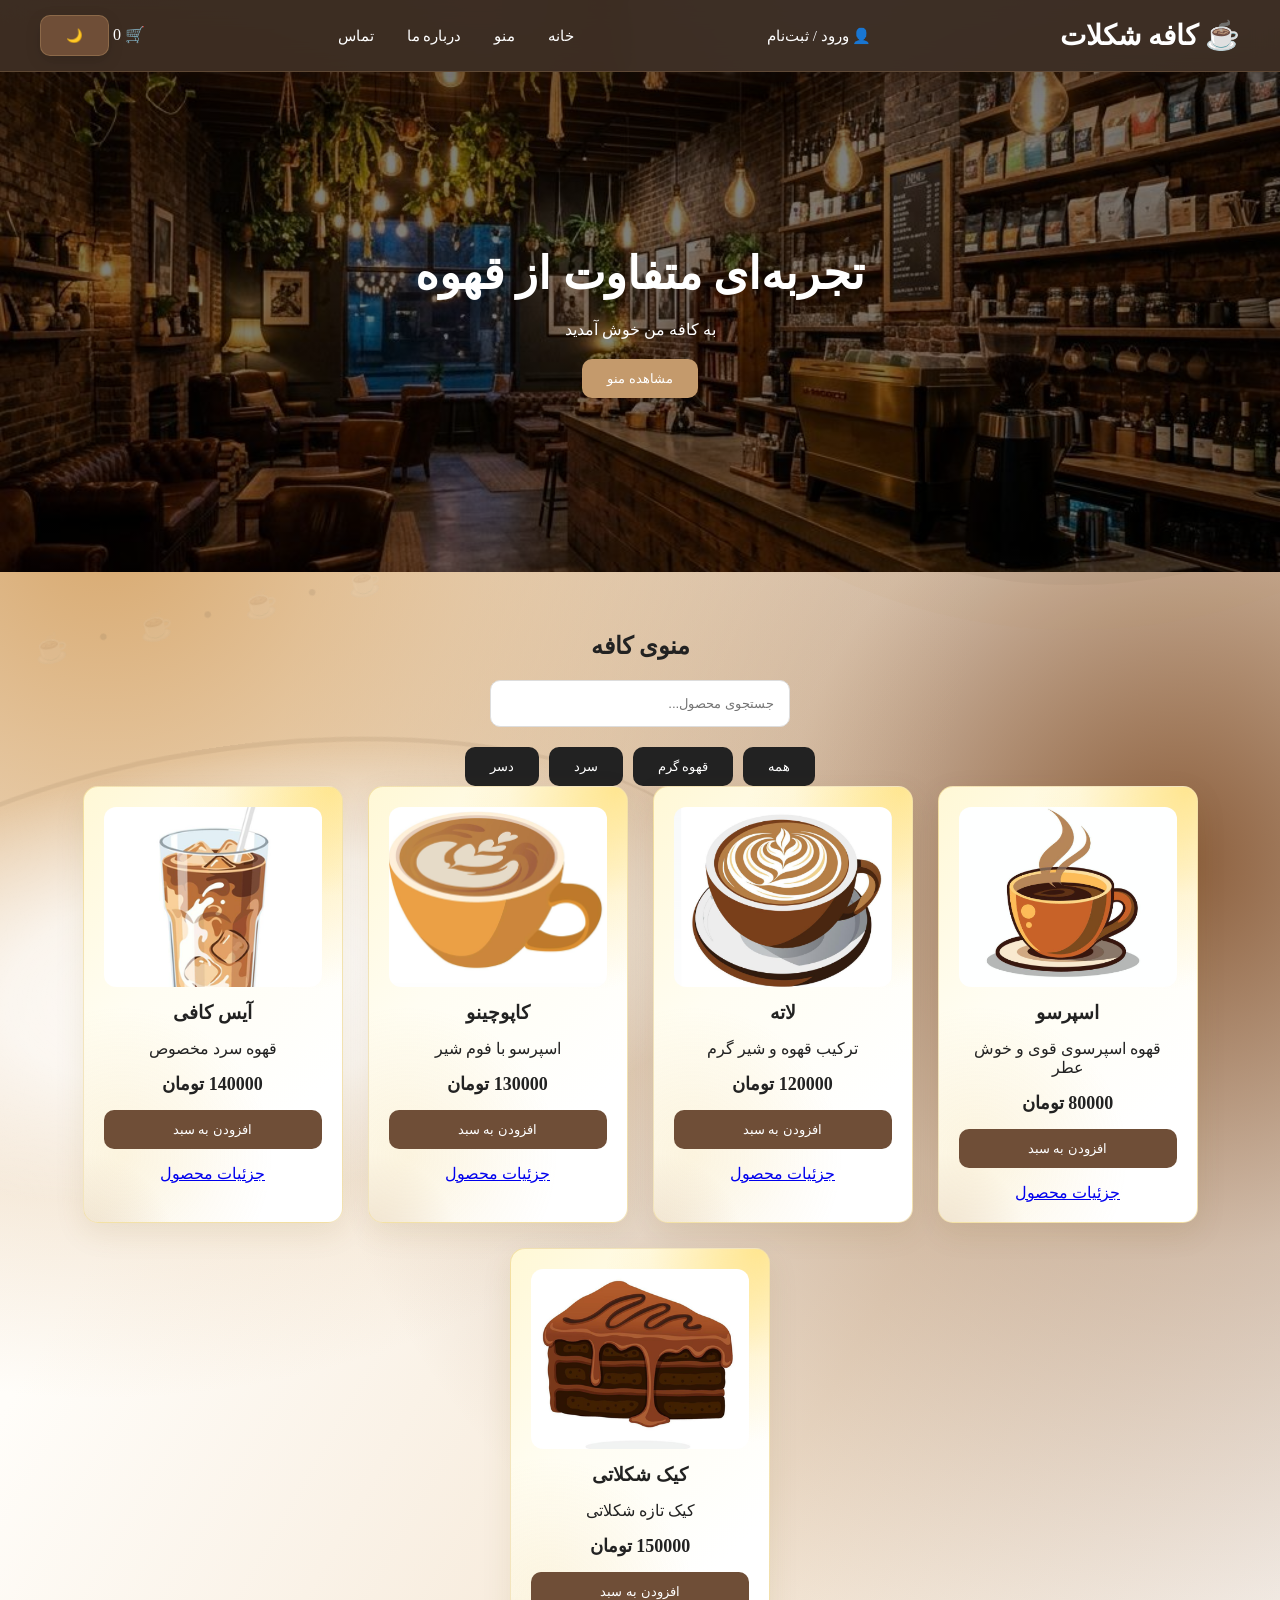
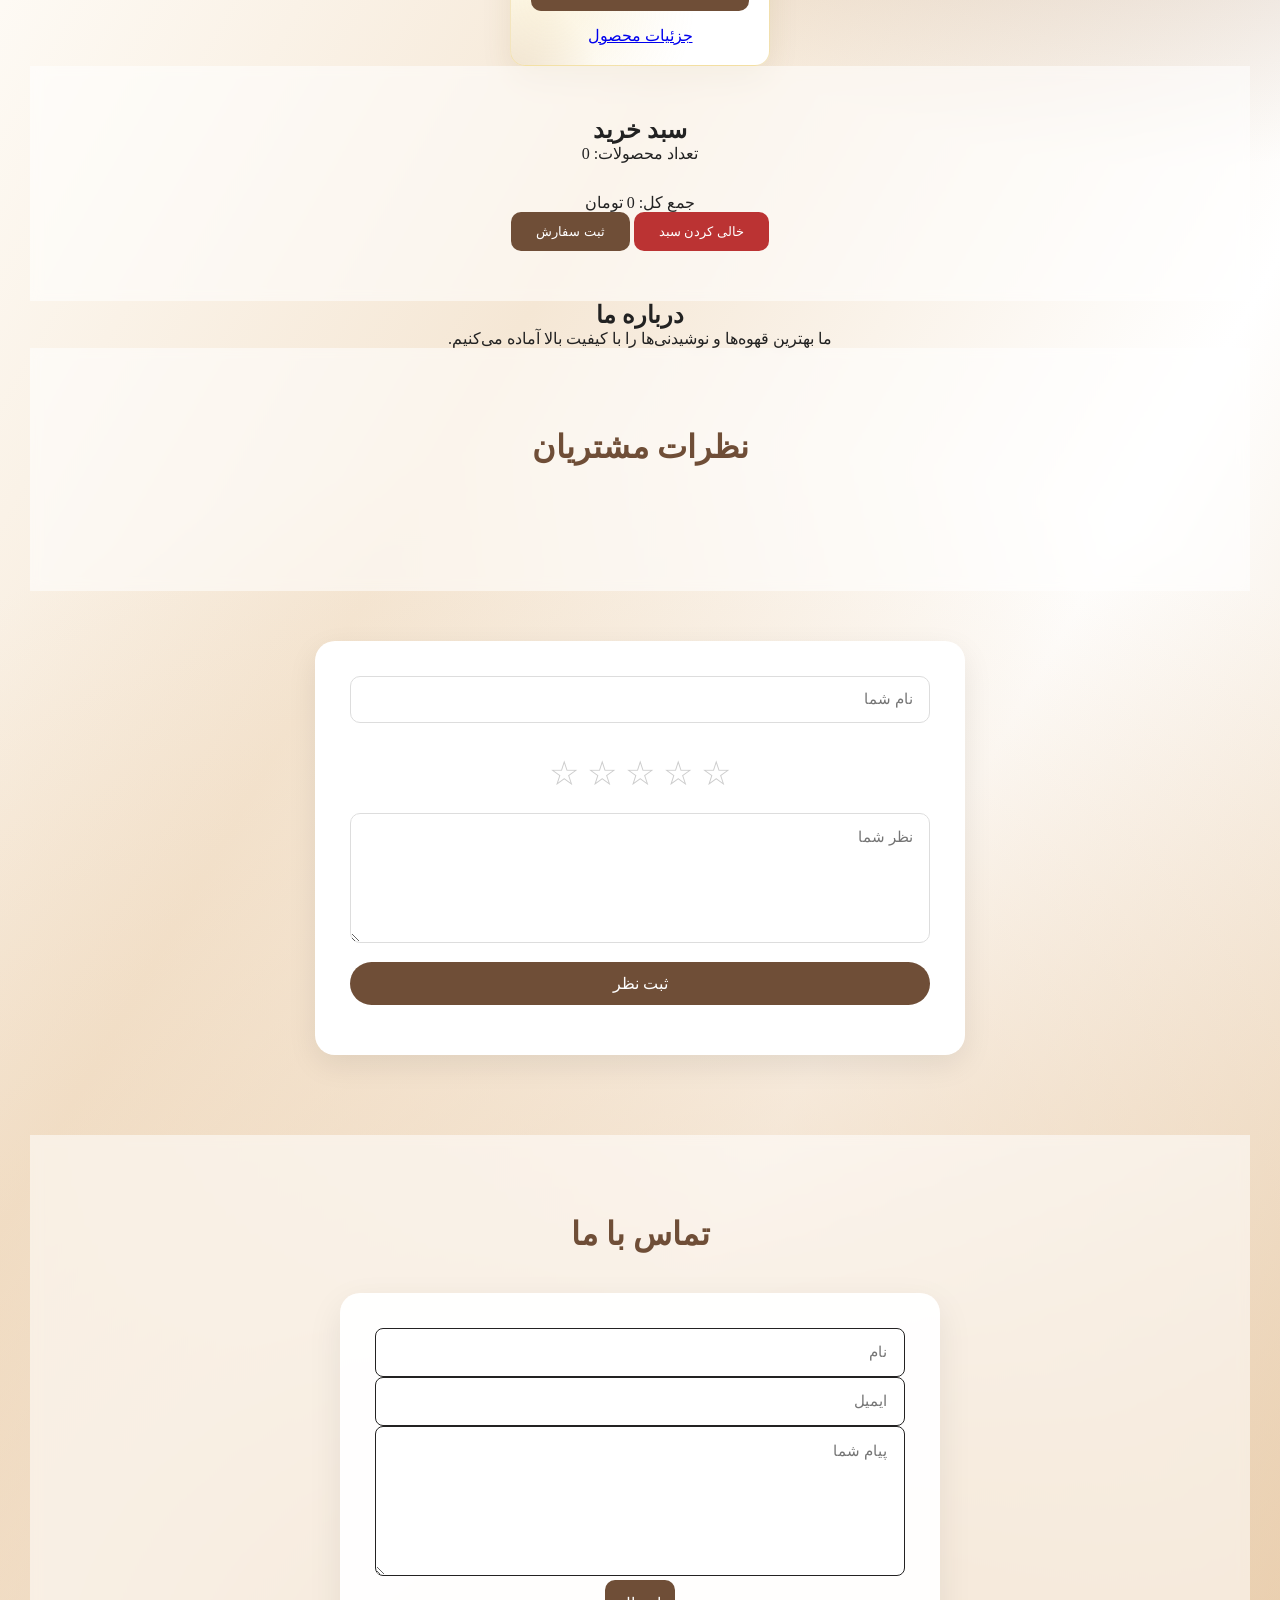
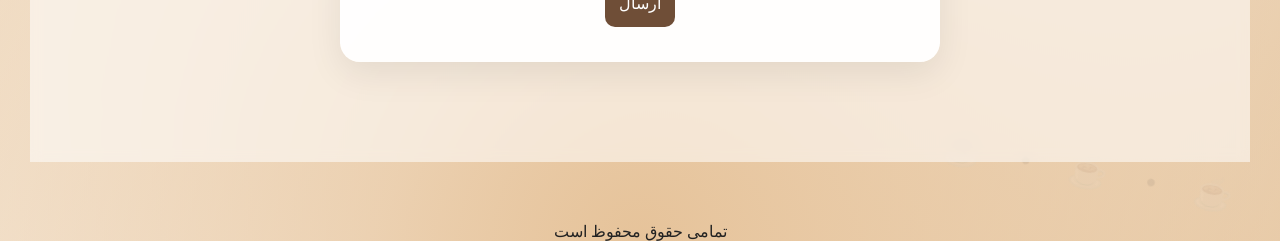
<file: index.html>
<!DOCTYPE html>
<html lang="fa" dir="rtl">

<head>

<meta charset="UTF-8">

<meta name="viewport" content="width=device-width, initial-scale=1.0">


<title>
کافه من | قهوه و نوشیدنی
</title>


<link rel="preconnect" href="https://fonts.googleapis.com">

<link rel="preconnect" href="https://fonts.gstatic.com" crossorigin>


<link href="https://fonts.googleapis.com/css2?family=Vazirmatn:wght@400;500;700;900&display=swap" rel="stylesheet">


<link rel="stylesheet" href="css/style.css">


</head>



<body>



<header>


<h1>
☕ کافه شکلات
</h1>




<a href="login.html" class="user-login-link">
    👤 ورود / ثبت‌نام
</a>




<button id="mobileBtn">
☰
</button>



<nav id="nav">


<a href="#">
خانه
</a>


<a href="#menu">
منو
</a>


<a href="#about">
درباره ما
</a>


<a href="#contact">
تماس
</a>


</nav>








<div class="header-cart">

🛒

<span id="headerCartCount">
0
</span>


<button id="darkModeBtn">
🌙
</button>


</div>



</header>







<main>



<section class="hero">


<h2>
تجربه‌ای متفاوت از قهوه
</h2>


<p>
به کافه من خوش آمدید
</p>



<button id="menuBtn">

مشاهده منو

</button>



</section>








<section class="menu" id="menu">


<h2>
منوی کافه
</h2>




<input 
type="text"
id="searchInput"
placeholder="جستجوی محصول..."
>




<div class="filters">


<button data-category="all">
همه
</button>


<button data-category="hot">
قهوه گرم
</button>


<button data-category="cold">
سرد
</button>


<button data-category="dessert">
دسر
</button>


</div>







<div class="menu-items">





<div class="item" data-category="hot">


<img src="images/espresso.PNG">


<h3>
اسپرسو
</h3>


<p>
قهوه اسپرسوی قوی و خوش عطر
</p>


<span>
80000 تومان
</span>


<button class="add-to-cart">

افزودن به سبد

</button>


<a href="product.html?id=espresso">

جزئیات محصول

</a>


</div>







<div class="item" data-category="hot">


<img src="images/latte.PNG">


<h3>
لاته
</h3>


<p>
ترکیب قهوه و شیر گرم
</p>


<span>
120000 تومان
</span>


<button class="add-to-cart">

افزودن به سبد

</button>



<a href="product.html?id=latte">

جزئیات محصول

</a>


</div>







<div class="item" data-category="hot">


<img src="images/cappuccino.PNG">


<h3>
کاپوچینو
</h3>


<p>
اسپرسو با فوم شیر
</p>


<span>
130000 تومان
</span>


<button class="add-to-cart">

افزودن به سبد

</button>


<a href="product.html?id=cappuccino">

جزئیات محصول

</a>


</div>








<div class="item" data-category="cold">


<img src="images/ice-coffee.png">


<h3>
آیس کافی
</h3>


<p>
قهوه سرد مخصوص
</p>


<span>
140000 تومان
</span>






<button class="add-to-cart">

افزودن به سبد

</button>


<a href="product.html?id=ice-coffee">
جزئیات محصول
</a>

</div>








<div class="item" data-category="dessert">


<img src="images/cake.PNG">


<h3>
کیک شکلاتی
</h3>


<p>
کیک تازه شکلاتی
</p>


<span>
150000 تومان
</span>



<button class="add-to-cart">
    افزودن به سبد
</button>

<a href="product.html?id=cake">
جزئیات محصول
</a>



</div>






</div>


<section class="cart">

    <h2>
        سبد خرید
    </h2>

    <p>
        تعداد محصولات:
        <span id="cartCount">
            0
        </span>
    </p>

    <div id="cartItems">
    </div>

    <p class="total">

        جمع کل:

        <span id="cartTotal">
            0
        </span>

        تومان

    </p>

    <button id="clearCart">
        خالی کردن سبد
    </button>

    <button id="checkoutBtn">
        ثبت سفارش
    </button>

</section>




</div>






<section class="about" id="about">


<h2>
درباره ما
</h2>



<p>

ما بهترین قهوه‌ها و نوشیدنی‌ها را با کیفیت بالا آماده می‌کنیم.

</p>


</section>








<section class="reviews">


<h2>
نظرات مشتریان
</h2>



<div class="review-container" id="reviewContainer">


</div>



</section>









<section class="review-form">


<input 
id="reviewName"
placeholder="نام شما"
>


<div class="stars">


<span data-rate="1">
☆
</span>


<span data-rate="2">
☆
</span>


<span data-rate="3">
☆
</span>


<span data-rate="4">
☆
</span>


<span data-rate="5">
☆
</span>


</div>



<textarea 
id="reviewText"
placeholder="نظر شما">
</textarea>



<button id="addReview">

ثبت نظر

</button>



<p id="reviewMessage"></p>


</section>









<section class="contact" id="contact">


<h2>
تماس با ما
</h2>



<form id="contactForm">

<div >
<input 
id="name"
placeholder="نام"
>


<input 
id="email"
placeholder="ایمیل"
>



<textarea 
id="message"
placeholder="پیام شما">
</textarea>


<button >

ارسال

</button>

</div>






</form>


<p id="formMessage"></p>


</section>





</main>







<div id="toast"></div>




<footer>

<p>
تمامی حقوق محفوظ است
</p>


</footer>







<script src="js/script.js"></script>

<script src="js/reviews.js"></script>



</body>

</html>
</file>
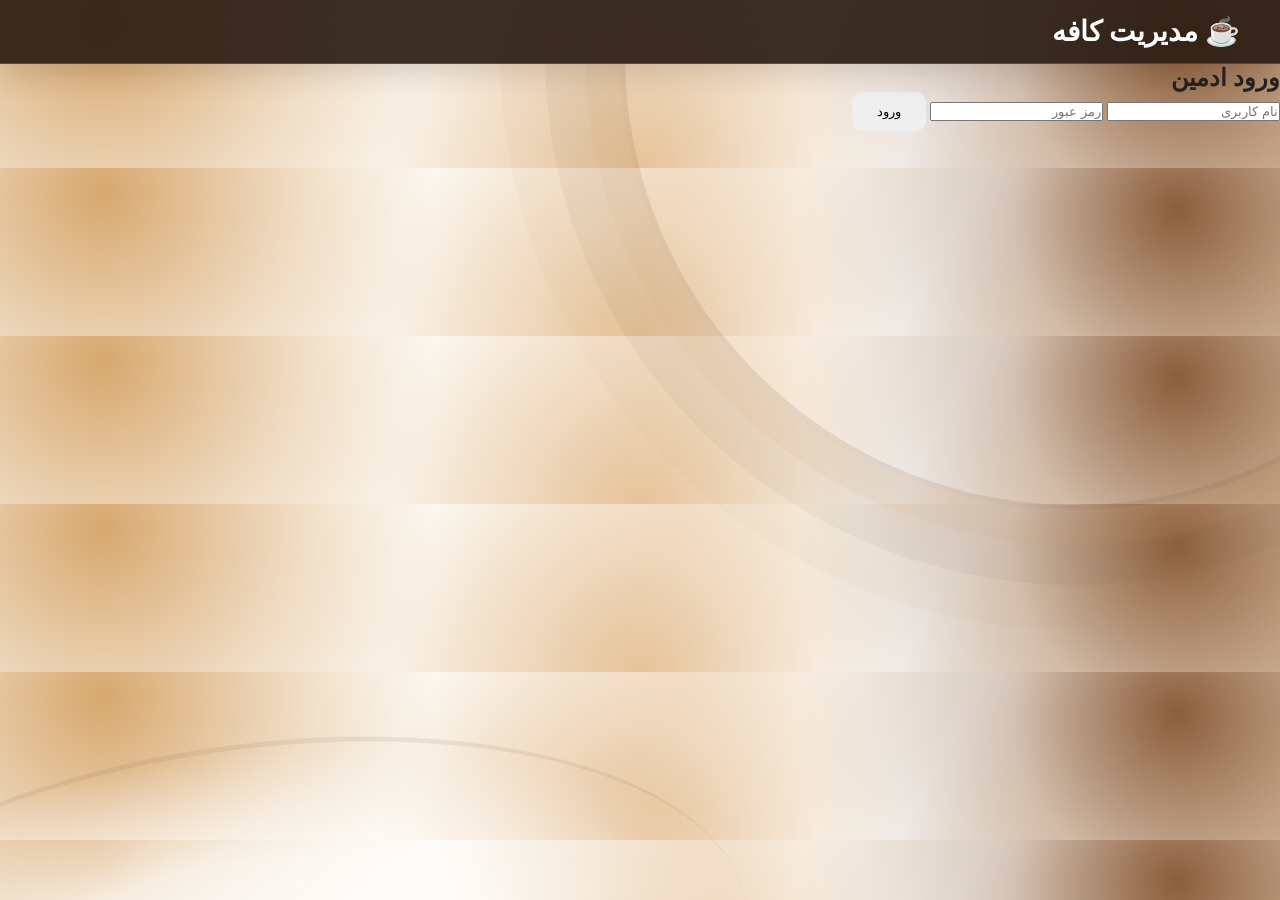
<file: admin-login.html>
<!DOCTYPE html>
<html lang="fa" dir="rtl">

<head>

<meta charset="UTF-8">

<meta name="viewport" content="width=device-width, initial-scale=1.0">


<title>
ورود مدیریت | کافه من
</title>


<link rel="stylesheet" href="css/style.css">


</head>



<body>


<header>

<h1>
☕ مدیریت کافه
</h1>


</header>





<section class="login-box">


<h2>
ورود ادمین
</h2>



<input 
type="text"
id="username"
placeholder="نام کاربری"
>



<input 
type="password"
id="password"
placeholder="رمز عبور"
>



<button id="loginBtn">

ورود

</button>




<p id="loginMessage"></p>



</section>






<script src="js/admin-login.js"></script>


</body>


</html>
</file>
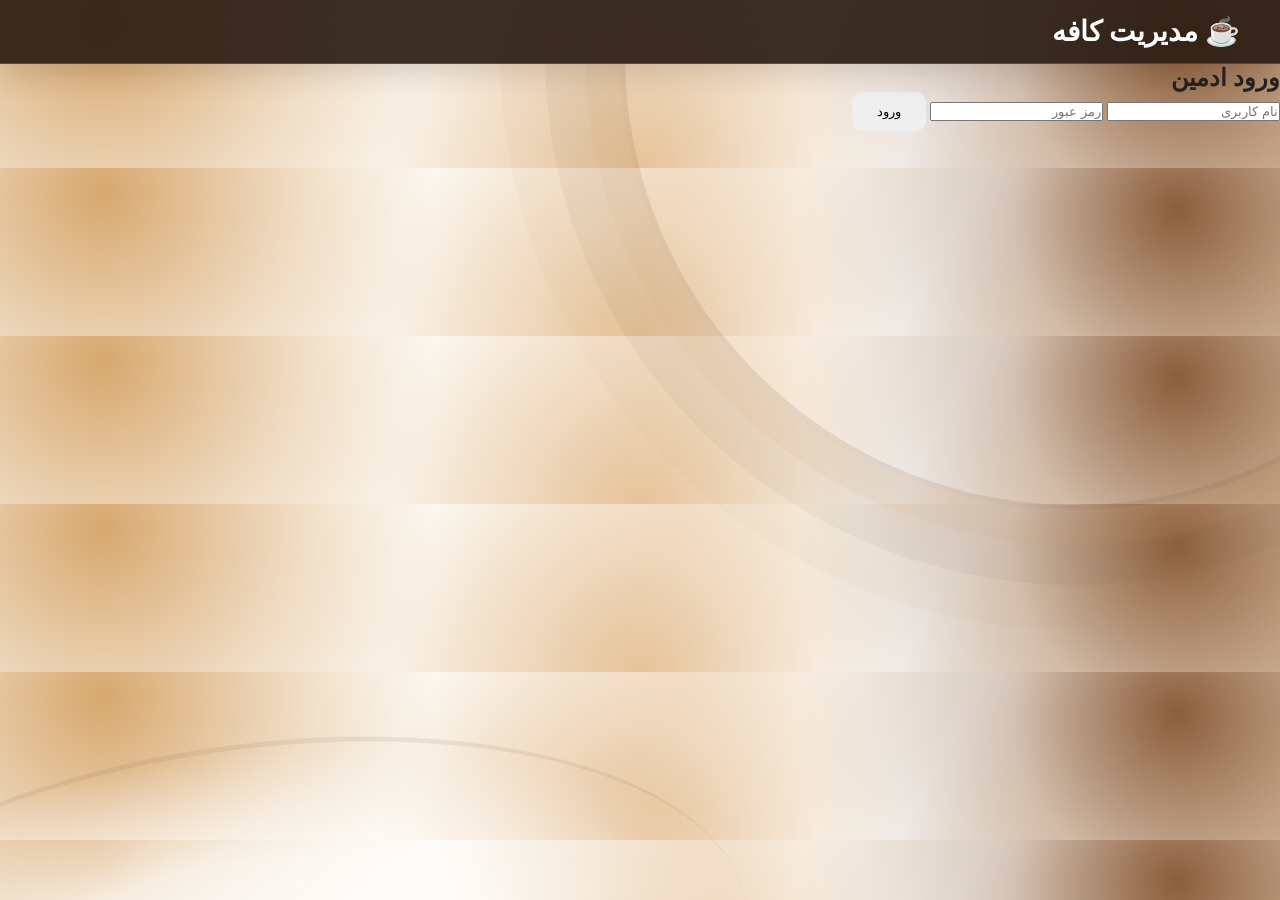
<file: admin.html>
<!DOCTYPE html>
<html lang="fa" dir="rtl">

<head>

    <meta charset="UTF-8">

    <meta
        name="viewport"
        content="width=device-width, initial-scale=1.0"
    >

    <title>
        پنل مدیریت | کافه من
    </title>

    <link
        rel="stylesheet"
        href="css/style.css"
    >

</head>


<body>

<header>

    <h1>
        ☕ پنل مدیریت کافه
    </h1>

    <a href="index.html">
        بازگشت به سایت
    </a>

</header>


<main class="admin">

    <section class="stats">

        <div class="stat-card">

            <h3>
                تعداد سفارش‌ها
            </h3>

            <strong id="orderCount">
                0
            </strong>

        </div>

    </section>


    <section>

        <div class="admin-title">

            <h2>
                سفارش‌های مشتریان
            </h2>

            <button id="clearOrders">
                حذف همه سفارش‌ها
            </button>

        </div>


        <div id="ordersContainer">

        </div>

    </section>

</main>



<script>
    if (
        localStorage.getItem("adminLoggedIn")
        !== "true"
    ) {
        window.location.href =
            "admin-login.html";
    }
</script>


<script src="js/admin.js"></script>

</body>

</html>
</file>
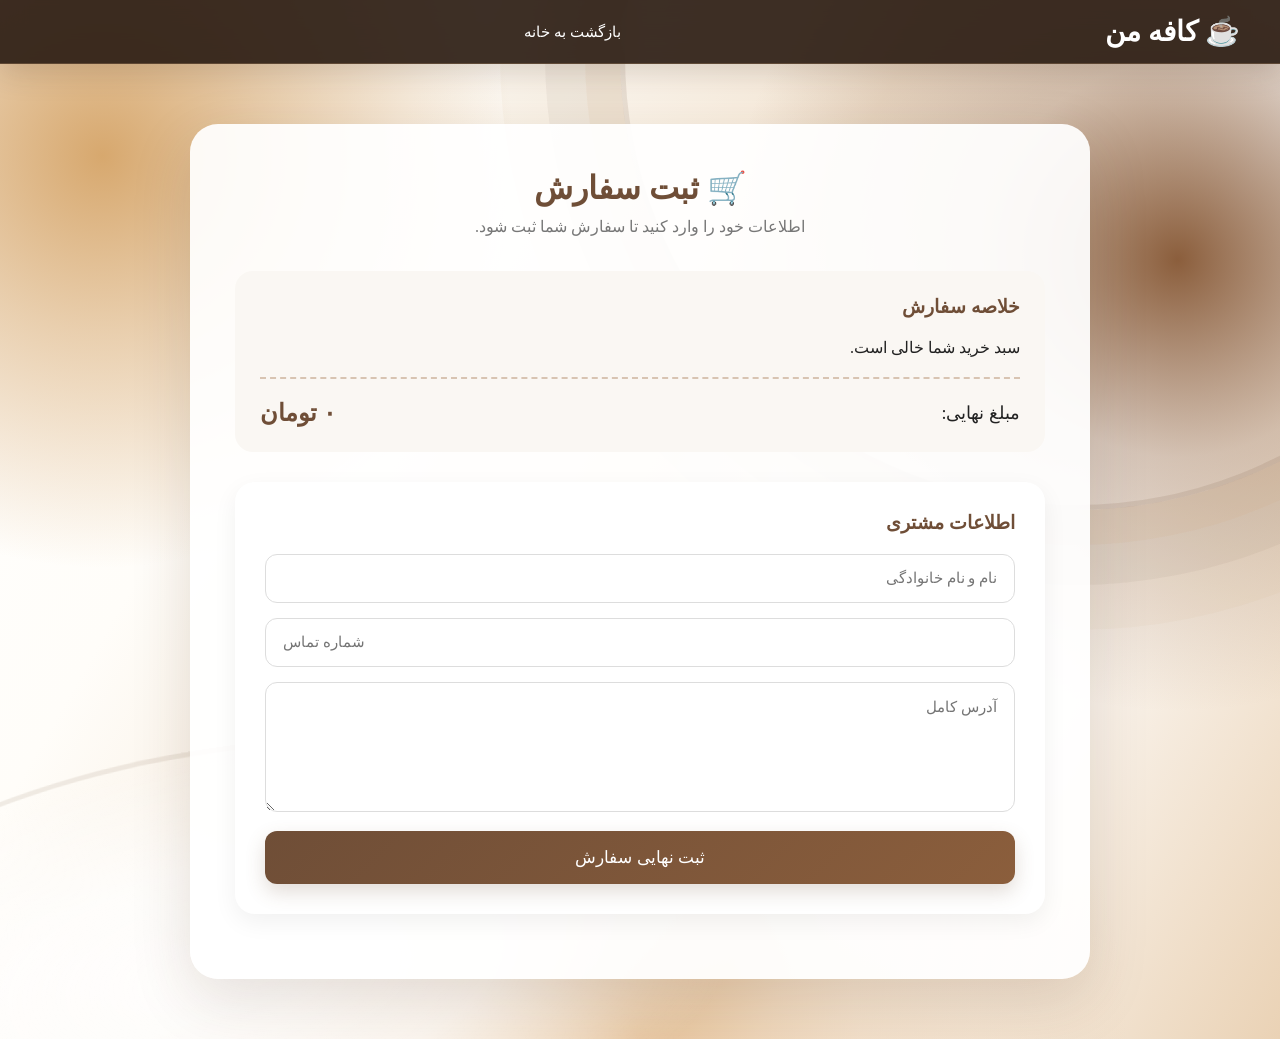
<file: checkout.html>
<!DOCTYPE html>
<html lang="fa" dir="rtl">

<head>
    <meta charset="UTF-8">
    <meta name="viewport" content="width=device-width, initial-scale=1.0">

    <title>ثبت سفارش | کافه من</title>

    <link rel="stylesheet" href="css/style.css">
</head>

<body>

<header>

    <h1>☕ کافه من</h1>

    <a href="index.html">
        بازگشت به خانه
    </a>


    <h1 id="darkModeBtn"></h1>

</header>


<main>

    <section class="checkout">

        <h2>🛒 ثبت سفارش</h2>

        <p class="checkout-subtitle">
            اطلاعات خود را وارد کنید تا سفارش شما ثبت شود.
        </p>


        <!-- خلاصه سفارش -->

        <div class="checkout-summary">

            <h3>خلاصه سفارش</h3>

            <div id="checkoutItems">
                <!-- محصولات با JavaScript اینجا قرار می‌گیرند -->
            </div>

            <div class="checkout-total">

                <span>مبلغ نهایی:</span>

                <strong id="checkoutTotal">
                    ۰ تومان
                </strong>

            </div>

        </div>


        <!-- فرم سفارش -->

        <form id="checkoutForm">

            <h3>اطلاعات مشتری</h3>

            <input
                type="text"
                id="customerName"
                placeholder="نام و نام خانوادگی"
                required
            >

            <input
                type="tel"
                id="customerPhone"
                placeholder="شماره تماس"
                required
            >

            <textarea
                id="customerAddress"
                placeholder="آدرس کامل"
                required
            ></textarea>


            <button type="submit" id="submitOrder">
                ثبت نهایی سفارش
            </button>

        </form>


        <p id="checkoutMessage"></p>

    </section>

</main>




<script src="js/checkout.js"></script>


    <script src="js/script.js"></script>



</body>
</html>
</file>
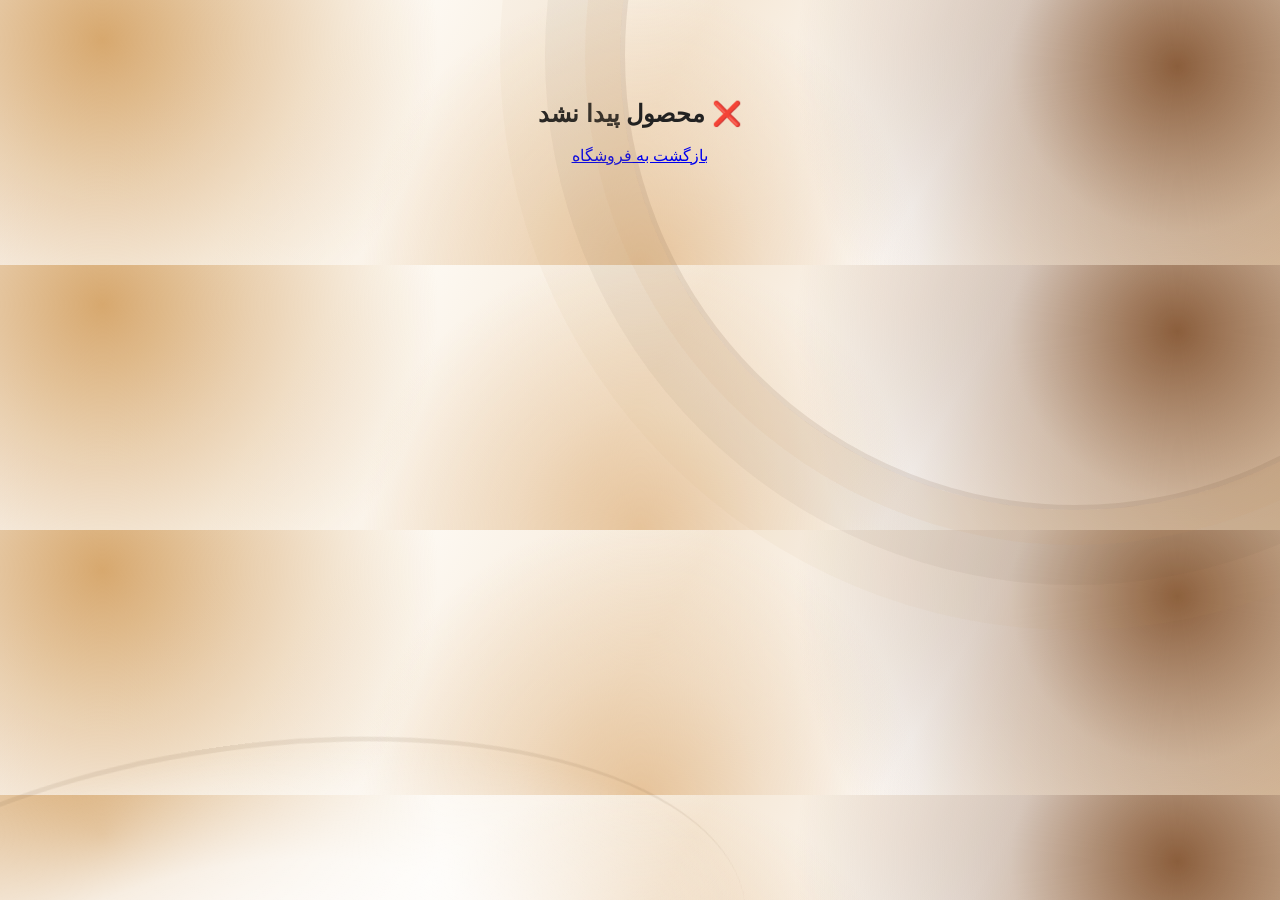
<file: product.html>
<!DOCTYPE html>
<html lang="fa" dir="rtl">

<head>

    <meta charset="UTF-8">

    <meta name="viewport" content="width=device-width, initial-scale=1.0">

    <title>جزئیات محصول | کافه من</title>

    <link rel="stylesheet" href="css/style.css">

  

</head>


<body>


<header>

    <h1>
        ☕ کافه من
    </h1>

    <h1 id="darkModeBtn"></h1>



    <a href="index.html">
        بازگشت به خانه
    </a>


    


</header>


<main>


    <!-- =========================
         PRODUCT
    ========================== -->

    <section class="product-details">


        <div id="productImage"></div>


        <div class="product-info">

            <h2 id="productName"></h2>

            <p id="productDescription"></p>

            <span id="productPrice"></span>

            <button id="addProduct">
                🛒 افزودن به سبد
            </button>

        </div>


    </section>


    <!-- =========================
         RATING
    ========================== -->

    <section class="rating">

        <h3>
            ⭐ امتیاز کاربران
        </h3>


        <div id="stars">

            <span data-rate="1">☆</span>

            <span data-rate="2">☆</span>

            <span data-rate="3">☆</span>

            <span data-rate="4">☆</span>

            <span data-rate="5">☆</span>

        </div>


        <p id="ratingResult">
            هنوز امتیازی ثبت نشده
        </p>

    </section>


    <!-- =========================
         RELATED
    ========================== -->

    <section class="related">

        <h2>
            محصولات مشابه
        </h2>


        <div id="relatedProducts"></div>

    </section>


</main>


<script>

const darkModeBtn =
document.querySelector("#darkModeBtn");


if(darkModeBtn){

    darkModeBtn.addEventListener("click", function(){

        document.body.classList.toggle("dark");

        if(document.body.classList.contains("dark")){

            localStorage.setItem("darkMode", "on");

            darkModeBtn.textContent = "";

        }else{

            localStorage.setItem("darkMode", "off");

            darkModeBtn.textContent = "";

        }

    });


    if(localStorage.getItem("darkMode") === "on"){

        document.body.classList.add("dark");

        darkModeBtn.textContent = "";

    }

}

</script>

<script src="js/product.js"></script>



</body>

</html>
</file>
<file: css/style.css>
/* =========================================================
   ☕ CAFE PROJECT
   CLEAN & UNIFIED STYLE
========================================================= */


/* =========================================================
   RESET
========================================================= */

* {
    margin: 0;
    padding: 0;
    box-sizing: border-box;
}

:root {
    --brown: #6f4e37;
    --brown-light: #8b5e3c;
    --gold: #c49a6c;
    --gold-light: #e6c39a;

    --dark: #222;
    --dark-bg: #111;
    --dark-card: #1e1e1e;
    --dark-input: #252525;

    --light: #f8f5f2;
    --white: #fff;

    --main-color: #6f4e37;
    --second-color: #c49a6c;
}

html {
    scroll-behavior: smooth;
}

body {
    position: relative;
    overflow-x: hidden;

    background:
        radial-gradient(
            circle at 8% 15%,
            #d7a86e 0%,
            rgba(215,168,110,.55) 12%,
            transparent 28%
        ),
        radial-gradient(
            circle at 92% 25%,
            #8b5e3c 0%,
            rgba(139,94,60,.35) 14%,
            transparent 32%
        ),
        radial-gradient(
            circle at 50% 100%,
            #e6c39a 0%,
            rgba(230,195,154,.45) 18%,
            transparent 40%
        ),
        linear-gradient(
            120deg,
            #ffffff 0%,
            #fffdf9 25%,
            #f5e7d5 50%,
            #ffffff 72%,
            #ead2b5 100%
        );

    color: #222;
}


/* =========================================================
   BACKGROUND DECORATION
========================================================= */

body::before {
    content: "";

    position: fixed;

    width: 900px;
    height: 900px;

    top: -400px;
    right: -250px;

    border: 5px solid rgba(111,78,55,.12);

    border-radius: 50%;

    box-shadow:
        0 0 0 35px rgba(196,154,108,.08),
        0 0 0 75px rgba(111,78,55,.06),
        0 0 0 120px rgba(196,154,108,.05);

    pointer-events: none;

    z-index: 0;
}

body::after {
    content: "";

    position: fixed;

    width: 1000px;
    height: 450px;

    bottom: -300px;
    left: -250px;

    background:
        radial-gradient(
            ellipse,
            rgba(255,255,255,.95) 0%,
            rgba(255,255,255,.75) 35%,
            transparent 70%
        );

    border-top: 5px solid rgba(111,78,55,.10);

    border-radius: 50%;

    transform: rotate(-8deg);

    pointer-events: none;

    z-index: 0;
}

header,
main,
footer,
#toast,
#topBtn {
    position: relative;
    z-index: 2;
}


/* =========================================================
   HEADER
========================================================= */

header {
    background: rgba(45,30,20,.92);

    color: white;

    padding: 15px 40px;

    display: flex;
    justify-content: space-between;
    align-items: center;

    position: sticky;
    top: 0;
    left: 0;

    width: 100%;

    z-index: 9999;

    backdrop-filter: blur(12px);

    border-bottom:
        1px solid rgba(196,154,108,.25);

    box-shadow:
        0 8px 30px rgba(60,35,15,.18);

    transition:
        background .3s ease,
        box-shadow .3s ease;
}

header h1 {
    font-size: 28px;

    color: white;

    transition:
        transform .3s ease,
        color .3s ease;
}

header h1:hover {
    color: var(--gold);

    transform: translateY(-2px);
}

header a {
    color: white;

    text-decoration: none;

    font-size: 15px;

    font-weight: 500;

    transition: .3s;
}

header a:hover {
    color: var(--gold);
}


/* =========================================================
   NAV
========================================================= */

nav {
    display: flex;

    align-items: center;

    gap: 25px;
}

nav a {
    position: relative;

    color: white;

    padding: 8px 4px;

    text-decoration: none;

    transition:
        color .3s ease,
        transform .3s ease;
}

nav a::after {
    content: "";

    position: absolute;

    bottom: 0;
    right: 0;

    width: 0;
    height: 2px;

    background: var(--gold);

    transition: width .3s ease;
}

nav a:hover {
    color: var(--gold);

    transform: translateY(-2px);
}

nav a:hover::after {
    width: 100%;
}


/* =========================================================
   BUTTONS
========================================================= */

button {
    border: none;

    cursor: pointer;

    padding: 12px 25px;

    border-radius: 10px;

    transition: .3s;
}

button:hover {
    transform: translateY(-3px);
}

header button {
    background: var(--brown);

    color: white;

    border:
        1px solid rgba(196,154,108,.35);

    box-shadow:
        0 5px 15px rgba(0,0,0,.15);
}

header button:hover {
    background: #8a6043;

    box-shadow:
        0 8px 20px rgba(111,78,55,.35);
}

#mobileBtn {
    display: none;

    background: var(--brown);

    color: white;

    font-size: 20px;

    border:
        1px solid rgba(196,154,108,.35);
}

#mobileBtn:hover {
    background: #8a6043;
}


/* =========================================================
   HERO
========================================================= */

.hero {
    min-height: 500px;

    background:
        linear-gradient(
            rgba(0,0,0,.5),
            rgba(0,0,0,.5)
        ),
        url("../images/coffe.jpg");

    background-size: cover;

    background-position: center;

    display: flex;

    flex-direction: column;

    justify-content: center;

    align-items: center;

    color: white;

    text-align: center;

    gap: 20px;

    padding: 40px 20px;
}

.hero h2 {
    font-size: 45px;
}

.hero button {
    background: var(--gold);

    color: white;
}


/* =========================================================
   MENU
========================================================= */

.menu {
    position: relative;

    overflow: hidden;

    padding: 60px 30px;

    text-align: center;
}

.menu::before {
    content:
        "☕   •   ☕   •   ☕   •   ☕";

    position: absolute;

    top: 25px;
    left: 30px;

    font-size: 28px;

    letter-spacing: 12px;

    opacity: .08;

    transform: rotate(-12deg);

    pointer-events: none;
}

.menu::after {
    content:
        "☕   •   ☕   •   ☕";

    position: absolute;

    bottom: 30px;
    right: 30px;

    font-size: 32px;

    letter-spacing: 15px;

    opacity: .07;

    transform: rotate(10deg);

    pointer-events: none;
}

.menu > * {
    position: relative;

    z-index: 1;
}

#searchInput {
    width: 300px;

    padding: 15px;

    margin: 20px;

    border-radius: 10px;

    border: 1px solid #ddd;
}

.filters {
    display: flex;

    justify-content: center;

    gap: 10px;

    flex-wrap: wrap;
}

.filters button {
    background: #222;

    color: white;
}

.filters .active {
    background: var(--brown);
}

.menu-items {
    display: flex;

    justify-content: center;

    gap: 25px;

    flex-wrap: wrap;
}


/* =========================================================
   PRODUCT CARDS
========================================================= */

.item {
    position: relative;

    overflow: hidden;

    width: 260px;

    padding: 20px;

    border-radius: 15px;

    display: flex;

    flex-direction: column;

    gap: 15px;

    background:
        radial-gradient(
            circle at 85% 15%,
            rgba(255,210,70,.30),
            transparent 32%
        ),
        radial-gradient(
            circle at 15% 85%,
            rgba(230,180,60,.14),
            transparent 35%
        ),
        linear-gradient(
            135deg,
            #fff8d6 0%,
            #fffdf2 38%,
            #ffffff 78%
        );

    border:
        1px solid rgba(220,180,70,.35);

    box-shadow:
        0 10px 30px rgba(120,90,20,.10);

    transition:
        transform .45s ease,
        box-shadow .45s ease,
        border-color .45s ease;
}


/* نور گوشه بالا */

.item::before {
    content: "";

    position: absolute;

    width: 220px;
    height: 220px;

    top: -110px;
    right: -100px;

    border-radius: 50%;

    background:
        radial-gradient(
            circle,
            rgba(255,210,60,.45),
            rgba(255,210,60,.16) 40%,
            transparent 70%
        );

    transition:
        transform .6s ease,
        opacity .6s ease;

    pointer-events: none;

    z-index: 0;
}


/* نور گوشه پایین */

.item::after {
    content: "";

    position: absolute;

    width: 180px;
    height: 180px;

    bottom: -110px;
    left: -90px;

    border-radius: 50%;

    background:
        radial-gradient(
            circle,
            rgba(196,154,108,.25),
            transparent 70%
        );

    transition:
        transform .6s ease;

    pointer-events: none;

    z-index: 0;
}

.item img {
    position: relative;

    z-index: 2;

    width: 100%;
    height: 180px;

    object-fit: cover;

    border-radius: 12px;

    transition:
        transform .6s cubic-bezier(.2,.8,.2,1),
        filter .4s ease;
}

.item h3,
.item p,
.item span,
.item a,
.item button {
    position: relative;

    z-index: 3;
}

.item span {
    font-weight: bold;

    font-size: 18px;

    transition:
        color .3s ease,
        transform .3s ease;
}

.item h3 {
    transition:
        color .3s ease,
        transform .3s ease;
}

.item .add-to-cart {
    position: relative;

    z-index: 4;

    overflow: hidden;

    background: var(--brown);

    color: white;

    transition:
        transform .3s ease,
        box-shadow .3s ease;
}

.item .add-to-cart::before {
    content: "";

    position: absolute;

    top: 0;
    left: -100%;

    width: 100%;
    height: 100%;

    background:
        linear-gradient(
            90deg,
            transparent,
            rgba(255,255,255,.35),
            transparent
        );

    transition: .5s;
}

.item:hover {
    transform:
        translateY(-14px)
        scale(1.025);

    border-color:
        rgba(210,170,50,.65);

    box-shadow:
        0 25px 55px rgba(120,90,20,.20),
        0 0 30px rgba(255,210,60,.18);
}

.item:hover::before {
    transform:
        scale(1.5)
        translate(-20px,20px);
}

.item:hover::after {
    transform:
        scale(1.5)
        translate(20px,-20px);
}

.item:hover img {
    transform:
        scale(1.09)
        rotate(1deg);

    filter:
        saturate(1.12)
        contrast(1.03);
}

.item:hover h3 {
    color: var(--brown);

    transform:
        translateX(-5px);
}

.item:hover span {
    color: #c49a2c;

    transform:
        scale(1.08);
}

.item:hover .add-to-cart {
    transform:
        translateY(-3px);

    box-shadow:
        0 8px 20px rgba(111,78,55,.35);
}

.item:hover .add-to-cart::before {
    left: 100%;
}


/* =========================================================
   CART
========================================================= */

.cart {
    padding: 50px 30px;

    text-align: center;

    background:
        rgba(255,255,255,.55);

    backdrop-filter: blur(6px);
}

#cartItems {
    max-width: 600px;

    margin: 30px auto;
}

#cartItems div {
    background: #f5f5f5;

    padding: 15px;

    margin: 10px;

    border-radius: 10px;
}

#cartItems button {
    margin: 5px;

    background: #222;

    color: white;
}

#clearCart {
    background: #b33;

    color: white;
}

#checkoutBtn {
    background: var(--brown);

    color: white;
}

.cartItems {
    color: #111;
}


/* =========================================================
   PRODUCT DETAILS
========================================================= */

.product-details {
    width: 100%;

    min-height: 600px;

    display: flex;

    flex-direction: row;

    justify-content: center;

    align-items: center;

    gap: 80px;

    padding: 70px 40px;

    background:
        linear-gradient(
            135deg,
            #f8f5f2,
            #eadfd5
        );

    direction: ltr;
}

#productImage {
    width: 450px;

    height: 450px;

    flex:
        0 0 450px;

    overflow: hidden;

    border-radius: 25px;

    background: white;

    box-shadow:
        0 15px 40px rgba(0,0,0,.15);
}

#productImage img {
    width: 100%;

    height: 100%;

    display: block;

    object-fit: cover;

    border-radius: 25px;

    transition:
        transform .4s ease;
}

#productImage:hover img {
    transform:
        scale(1.05);
}

.product-info {
    width: 400px;

    flex:
        0 0 400px;

    padding: 40px;

    background: white;

    border-radius: 25px;

    box-shadow:
        0 15px 40px rgba(0,0,0,.12);

    text-align: right;

    direction: rtl;
}

.product-info h2 {
    font-size: 35px;

    color: var(--brown);

    margin-bottom: 20px;
}

.product-info p {
    color: #666;

    font-size: 17px;

    line-height: 2;

    margin-bottom: 25px;
}

#productPrice {
    display: block;

    font-size: 25px;

    font-weight: bold;

    color: var(--brown);

    margin-bottom: 25px;
}

#addProduct {
    width: 100%;

    padding: 15px;

    background: var(--brown);

    color: white;

    font-size: 17px;
}

#addProduct:hover {
    background: #563923;
}


/* =========================================================
   RATING
========================================================= */

.rating {
    width: 100%;

    padding: 60px 20px;

    background: white;

    text-align: center;
}

.rating h3 {
    color: var(--brown);

    font-size: 25px;

    margin-bottom: 20px;
}

#stars {
    display: flex;

    justify-content: center;

    align-items: center;

    gap: 8px;

    direction: ltr;
}

#stars span {
    font-size: 40px;

    color: #ccc;

    cursor: pointer;

    transition: .2s;
}

#stars span:hover {
    transform:
        scale(1.15);

    color: var(--gold);
}

#ratingResult {
    margin-top: 15px;

    color: #777;
}


/* =========================================================
   RELATED PRODUCTS
========================================================= */

.related {
    width: 100%;

    padding: 60px 30px;

    background: #f5f5f5;

    text-align: center;
}

.related h2 {
    color: var(--brown);

    margin-bottom: 35px;
}

#relatedProducts {
    display: flex;

    justify-content: center;

    align-items: stretch;

    gap: 25px;

    flex-wrap: wrap;
}

.related-card {
    width: 250px;

    padding: 20px;

    background: white;

    border-radius: 18px;

    box-shadow:
        0 8px 25px rgba(0,0,0,.08);

    cursor: pointer;

    transition: .3s;
}

.related-card:hover {
    transform:
        translateY(-8px);
}

.related-card img {
    width: 100%;

    height: 170px;

    object-fit: cover;

    border-radius: 12px;
}

.related-card h3 {
    margin: 15px 0 10px;

    color: var(--brown);
}

.related-card p {
    color: var(--brown);

    font-weight: bold;
}


/* =========================================================
   REVIEWS
========================================================= */

.reviews {
    padding: 80px 30px;

    text-align: center;

    background:
        rgba(255,255,255,.55);

    backdrop-filter: blur(6px);
}

.reviews h2 {
    font-size: 32px;

    margin-bottom: 45px;

    color: var(--brown);
}

.review-container {
    max-width: 1100px;

    margin: 0 auto;

    display: grid;

    grid-template-columns:
        repeat(
            auto-fit,
            minmax(250px,1fr)
        );

    gap: 25px;
}

.review-card {
    position: relative;

    width: auto;

    min-height: 210px;

    padding: 30px 25px;

    background:
        rgba(255,255,255,.9);

    border-radius: 20px;

    box-shadow:
        0 10px 30px rgba(0,0,0,.08);

    transition:
        transform .3s ease,
        box-shadow .3s ease;

    display: flex;

    flex-direction: column;

    justify-content: center;

    align-items: center;
}

.review-card::before {
    content: "“";

    position: absolute;

    top: 5px;
    right: 20px;

    font-size: 60px;

    color: var(--gold);

    opacity: .35;
}

.review-card:hover {
    transform:
        translateY(-8px);

    box-shadow:
        0 18px 40px rgba(0,0,0,.13);
}

.review-card h3 {
    font-size: 20px;

    margin-bottom: 12px;

    color: var(--brown);
}

.review-card p {
    color: #666;

    line-height: 2;

    margin: 10px 0 18px;

    font-size: 15px;
}

.review-card span {
    font-size: 19px;

    letter-spacing: 3px;
}


/* =========================================================
   REVIEW FORM
========================================================= */

.review-form {
    max-width: 650px;

    margin: 50px auto 80px;

    padding: 35px;

    background: white;

    border-radius: 20px;

    box-shadow:
        0 10px 30px rgba(0,0,0,.08);

    text-align: center;
}

.review-form input,
.review-form textarea {
    width: 100%;

    padding: 14px 16px;

    margin-bottom: 15px;

    border:
        1px solid #ddd;

    border-radius: 10px;

    font-family: inherit;

    font-size: 15px;

    transition: .3s;
}

.review-form input:focus,
.review-form textarea:focus {
    outline: none;

    border-color: var(--gold);

    box-shadow:
        0 0 0 3px rgba(196,154,108,.15);
}

.review-form textarea {
    height: 130px;

    resize: vertical;
}

.stars {
    display: flex;

    justify-content: center;

    gap: 8px;

    margin: 15px 0 20px;
}

.stars span {
    font-size: 34px;

    cursor: pointer;

    color: #ccc;

    transition: .2s;
}

.stars span:hover {
    transform:
        scale(1.2);
}

.stars span.active {
    color: #f5b301;
}

#addReview {
    width: 100%;

    background: var(--brown);

    color: white;

    font-size: 16px;

    font-family: inherit;

    border-radius: 50px;
}

#addReview:hover {
    background: #51ac4c;

    transform:
        translateY(-2px);
}

#reviewMessage {
    margin-top: 15px;

    font-size: 14px;

    font-weight: 500;
}


/* =========================================================
   CONTACT
========================================================= */

.contact {
    padding: 80px 30px;

    text-align: center;

    background:
        rgba(255,255,255,.55);

    backdrop-filter: blur(6px);
}

.contact h2 {
    font-size: 32px;

    color: var(--brown);

    margin-bottom: 40px;
}

#contactForm {
    max-width: 600px;

    margin: 0 auto;

    padding: 35px;

    background:
        rgba(255,255,255,.95);

    border-radius: 20px;

    box-shadow:
        0 12px 35px rgba(0,0,0,.08);

    display: flex;

    flex-direction: column;

    gap: 16px;
}

#contactForm input,
#contactForm textarea {
    width: 100%;

    padding: 15px 17px;

    border-radius: 8px;

    border:
        1px solid #232222;

    font-family: inherit;

    font-size: 15px;

    transition: .3s;
}

#contactForm input:focus,
#contactForm textarea:focus {
    outline: none;

    border-color: var(--gold);

    box-shadow:
        0 0 0 3px rgba(196,154,108,.15);
}

#contactForm textarea {
    height: 150px;

    resize: vertical;
}

#contactForm button {
    background: var(--brown);

    color: white;

    font-family: inherit;

    font-size: 16px;

    padding: 14px;
}

#contactForm button:hover {
    background: #64eb7b;

    transform:
        translateY(-2px);
}

#formMessage {
    max-width: 600px;

    margin: 20px auto 0;

    font-weight: 500;
}


/* =========================================================
   CHECKOUT
========================================================= */

.checkout {
    width: 100%;

    max-width: 900px;

    margin: 60px auto;

    padding: 45px;

    background:
        rgba(255,255,255,.92);

    border-radius: 28px;

    box-shadow:
        0 20px 60px rgba(80,50,25,.15);
}

.checkout > h2 {
    text-align: center;

    color: var(--brown);

    font-size: 32px;

    margin-bottom: 10px;
}

.checkout-subtitle {
    text-align: center;

    color: #777;

    margin-bottom: 35px;
}

.checkout-summary {
    background: #faf7f3;

    padding: 25px;

    border-radius: 18px;

    margin-bottom: 30px;
}

.checkout-summary h3,
#checkoutForm h3 {
    color: var(--brown);

    margin-bottom: 20px;
}

.checkout-item {
    display: flex;

    align-items: center;

    justify-content: space-between;

    gap: 15px;

    padding: 15px 10px;

    margin-bottom: 10px;

    background: white;

    border-radius: 12px;

    box-shadow:
        0 5px 15px rgba(0,0,0,.05);
}

.checkout-item span:first-child {
    font-weight: bold;

    color: var(--brown);
}

.checkout-item span:nth-child(2) {
    color: #777;
}

.checkout-item strong {
    color: var(--gold);
}

.checkout-total {
    display: flex;

    justify-content: space-between;

    align-items: center;

    margin-top: 20px;

    padding-top: 20px;

    border-top:
        2px dashed #d8c4b2;

    font-size: 18px;
}

.checkout-total strong {
    color: var(--brown);

    font-size: 24px;
}

#checkoutForm {
    padding: 30px;

    background: white;

    border-radius: 20px;

    box-shadow:
        0 8px 25px rgba(0,0,0,.06);
}

#checkoutForm input,
#checkoutForm textarea {
    width: 100%;

    padding: 15px 17px;

    margin-bottom: 15px;

    border:
        1px solid #ddd;

    border-radius: 12px;

    font-family: inherit;

    font-size: 15px;

    transition: .3s;
}

#checkoutForm input:focus,
#checkoutForm textarea:focus {
    outline: none;

    border-color: var(--gold);

    box-shadow:
        0 0 0 4px rgba(196,154,108,.13);
}

#checkoutForm textarea {
    min-height: 130px;

    resize: vertical;
}

#submitOrder {
    width: 100%;

    padding: 16px;

    background:
        linear-gradient(
            135deg,
            var(--brown),
            var(--brown-light)
        );

    color: white;

    font-family: inherit;

    font-size: 17px;

    border-radius: 12px;

    box-shadow:
        0 8px 20px rgba(111,78,55,.20);
}

#submitOrder:hover {
    transform:
        translateY(-3px);

    box-shadow:
        0 12px 25px rgba(111,78,55,.30);
}

#checkoutMessage {
    text-align: center;

    margin-top: 20px;

    font-weight: bold;
}


/* =========================================================
   ADMIN
========================================================= */

.admin {
    max-width: 1100px;

    margin: auto;

    padding: 60px 20px;
}

.admin-title {
    display: flex;

    justify-content: space-between;

    align-items: center;

    gap: 20px;

    margin: 40px 0 25px;
}

.admin-title h2 {
    color: var(--brown);
}

.stats {
    display: flex;

    justify-content: center;

    gap: 20px;

    flex-wrap: wrap;
}

.stat-card {
    width: 220px;

    padding: 25px;

    background:
        rgba(255,255,255,.8);

    backdrop-filter: blur(10px);

    border-radius: 20px;

    text-align: center;

    box-shadow:
        0 12px 30px rgba(0,0,0,.1);
}

.stat-card h3 {
    margin-bottom: 15px;

    color: var(--brown);
}

.stat-card strong {
    font-size: 32px;

    color: var(--gold);
}

#clearOrders {
    background: #b33;

    color: white;
}

#clearOrders:hover {
    background: #8d2222;
}

.order-card {
    max-width: 800px;

    margin: 25px auto;

    padding: 30px;

    background:
        rgba(255,255,255,.85);

    backdrop-filter: blur(10px);

    border-radius: 22px;

    box-shadow:
        0 15px 35px rgba(0,0,0,.1);
}

.order-header {
    display: flex;

    justify-content: space-between;

    align-items: center;

    border-bottom:
        1px solid #ddd;

    padding-bottom: 15px;

    margin-bottom: 20px;
}

.order-header h3 {
    color: var(--brown);
}

.order-header span {
    color: #777;

    font-size: 14px;
}

.customer-info {
    line-height: 2;

    margin-bottom: 25px;
}

.order-products {
    padding: 20px;

    background:
        rgba(245,245,245,.7);

    border-radius: 15px;
}

.order-products h4 {
    margin-bottom: 15px;

    color: var(--brown);
}

.order-item {
    display: flex;

    justify-content: space-between;

    padding: 10px 0;

    border-bottom:
        1px solid #ddd;
}

.order-footer {
    display: flex;

    justify-content: space-between;

    align-items: center;

    margin-top: 25px;

    gap: 15px;
}

.order-footer strong {
    color: var(--brown);
}

.delete-order {
    background: #b33;

    color: white;
}

.delete-order:hover {
    background: #8d2222;
}

.no-orders {
    text-align: center;

    padding: 60px 20px;

    color: #777;
}


/* =========================================================
   USER LOGIN
========================================================= */

.user-login {
    min-height:
        calc(100vh - 70px);

    display: flex;

    justify-content: center;

    align-items: center;

    padding: 60px 20px;
}

.user-login .login-box {
    width: 100%;

    max-width: 430px;

    padding: 45px 40px;

    text-align: center;

    background:
        rgba(255,255,255,.92);

    backdrop-filter: blur(15px);

    border:
        1px solid rgba(255,255,255,.7);

    border-radius: 28px;

    box-shadow:
        0 25px 70px rgba(80,50,25,.20);
}

.login-icon,
.register-icon {
    width: 75px;

    height: 75px;

    margin: 0 auto 20px;

    display: flex;

    justify-content: center;

    align-items: center;

    border-radius: 50%;

    background:
        linear-gradient(
            135deg,
            var(--brown),
            #9a6a45
        );

    color: white;

    font-size: 35px;

    box-shadow:
        0 10px 25px rgba(111,78,55,.25);
}

.user-login .login-box h1 {
    margin-bottom: 10px;

    color: var(--brown);

    font-size: 30px;
}

.login-subtitle {
    color: #777;

    margin-bottom: 30px;

    font-size: 15px;
}

#loginForm,
#registerForm {
    display: flex;

    flex-direction: column;

    gap: 15px;
}

#loginForm input,
#registerForm input {
    width: 100%;

    padding: 15px 17px;

    border:
        1px solid #ddd;

    border-radius: 12px;

    background: white;

    font-family: inherit;

    font-size: 15px;

    transition: .3s;
}

#loginForm input:focus,
#registerForm input:focus {
    outline: none;

    border-color: var(--gold);

    box-shadow:
        0 0 0 4px rgba(196,154,108,.14);
}

#loginForm button,
#registerForm button {
    width: 100%;

    padding: 15px;

    margin-top: 5px;

    background:
        linear-gradient(
            135deg,
            var(--brown),
            #8b5e3c
        );

    color: white;

    font-size: 16px;

    font-family: inherit;

    border-radius: 12px;

    box-shadow:
        0 8px 20px rgba(111,78,55,.20);
}

#loginForm button:hover,
#registerForm button:hover {
    transform:
        translateY(-3px);

    box-shadow:
        0 12px 25px rgba(111,78,55,.30);
}

#loginMessage,
#registerMessage {
    min-height: 22px;

    margin-top: 15px;
}

.register-text,
.login-text {
    margin-top: 20px;

    color: #777;

    font-size: 14px;
}

.register-text a,
.login-text a {
    color: var(--brown);

    font-weight: bold;

    text-decoration: none;
}

.register-text a:hover,
.login-text a:hover {
    color: var(--gold);
}

.back-home {
    display: inline-block;

    margin-top: 25px;

    padding: 10px 18px;

    color: var(--brown);

    border:
        1px solid rgba(111,78,55,.25);

    border-radius: 10px;

    text-decoration: none;

    font-size: 14px;

    transition: .3s;
}

.back-home:hover {
    background: var(--brown);

    color: white;

    transform:
        translateY(-2px);
}


/* =========================================================
   USER REGISTER
========================================================= */

.user-register {
    min-height:
        calc(100vh - 70px);

    display: flex;

    justify-content: center;

    align-items: center;

    padding: 60px 20px;
}

.register-box {
    width: 100%;

    max-width: 450px;

    padding: 45px 40px;

    text-align: center;

    background:
        rgba(255,255,255,.92);

    backdrop-filter: blur(15px);

    border:
        1px solid rgba(255,255,255,.7);

    border-radius: 28px;

    box-shadow:
        0 25px 70px rgba(80,50,25,.20);
}

.register-box h1 {
    color: var(--brown);

    font-size: 30px;

    margin-bottom: 10px;
}

.register-subtitle {
    color: #777;

    font-size: 15px;

    margin-bottom: 30px;
}


/* =========================================================
   FOOTER
========================================================= */

footer {
    text-align: center;
}


/* =========================================================
   DARK MODE
========================================================= */

body.dark {
    background: #111 !important;

    color: #eee !important;
}


/* Header */

body.dark header {
    background: #171717 !important;

    color: white !important;
}

body.dark header a {
    color: var(--gold) !important;
}

body.dark header button,
body.dark #darkModeBtn {
    background: #333 !important;

    color: white !important;
}


/* Menu */

body.dark .menu {
    background:
        radial-gradient(
            circle at 10% 20%,
            rgba(196,154,108,.08) 0 35px,
            transparent 36px
        ),
        radial-gradient(
            circle at 85% 75%,
            rgba(111,78,55,.08) 0 45px,
            transparent 46px
        ),
        linear-gradient(
            135deg,
            #171717,
            #222
        ) !important;
}

body.dark #searchInput {
    background: #252525 !important;

    color: white !important;

    border-color: #444 !important;
}

body.dark #searchInput::placeholder {
    color: #999 !important;
}

body.dark .filters button {
    background: #333 !important;

    color: white !important;
}


/* Product cards */

body.dark .item {
    background:
        radial-gradient(
            circle at 85% 15%,
            rgba(255,210,70,.10),
            transparent 32%
        ),
        linear-gradient(
            135deg,
            #24201a,
            #1e1e1e
        ) !important;

    border-color:
        rgba(196,154,108,.25) !important;

    color: white !important;
}

body.dark .item h3 {
    color: #eee !important;
}

body.dark .item p {
    color: #ccc !important;
}

body.dark .item span {
    color: var(--gold) !important;
}


/* Cart */

body.dark .cart {
    background: #181818 !important;

    color: white !important;
}

body.dark #cartItems div {
    background: #252525 !important;

    color: white !important;
}

body.dark #cartItems button {
    background: #333 !important;

    color: white !important;
}

body.dark #checkoutBtn {
    background: var(--brown) !important;

    color: white !important;
}


/* Product details */

body.dark .product-details {
    background: #121212 !important;
}

body.dark #productImage {
    background: #1e1e1e !important;
}

body.dark .product-info {
    background: #1e1e1e !important;

    color: white !important;
}

body.dark .product-info h2,
body.dark #productPrice {
    color: var(--gold) !important;
}

body.dark .product-info p {
    color: #ccc !important;
}


/* Rating */

body.dark .rating {
    background: #181818 !important;

    color: white !important;
}

body.dark .rating h3 {
    color: var(--gold) !important;
}

body.dark #stars span {
    color: #777 !important;
}

body.dark #stars span:hover {
    color: #e0b84f !important;
}

body.dark #ratingResult {
    color: #aaa !important;
}


/* Related */

body.dark .related {
    background: #121212 !important;

    color: white !important;
}

body.dark .related h2 {
    color: var(--gold) !important;
}

body.dark .related-card {
    background: #1e1e1e !important;

    color: white !important;
}

body.dark .related-card h3 {
    color: #eee !important;
}

body.dark .related-card p {
    color: var(--gold) !important;
}


/* Reviews */

body.dark .reviews {
    background:
        linear-gradient(
            135deg,
            #181818,
            #222
        ) !important;

    color: white !important;
}

body.dark .review-card,
body.dark .review-form {
    background: #1e1e1e !important;

    color: white !important;
}

body.dark .review-card h3 {
    color: var(--gold) !important;
}

body.dark .review-card p {
    color: #ccc !important;
}

body.dark .review-form input,
body.dark .review-form textarea {
    background: #252525 !important;

    color: white !important;

    border-color: #444 !important;
}

body.dark .review-form input::placeholder,
body.dark .review-form textarea::placeholder {
    color: #888 !important;
}


/* Contact */

body.dark .contact {
    background:
        linear-gradient(
            135deg,
            #181818,
            #222
        ) !important;

    color: white !important;
}

body.dark .contact h2 {
    color: var(--gold) !important;
}

body.dark #contactForm {
    background: #1e1e1e !important;
}

body.dark #contactForm input,
body.dark #contactForm textarea {
    background: #252525 !important;

    color: white !important;

    border-color: #444 !important;
}

body.dark #contactForm input::placeholder,
body.dark #contactForm textarea::placeholder {
    color: #888 !important;
}


/* Checkout */

body.dark main {
    background: #121212 !important;
}

body.dark .checkout {
    background: #1e1e1e !important;

    color: white !important;
}

body.dark .checkout > h2,
body.dark .checkout-summary h3,
body.dark #checkoutForm h3 {
    color: var(--gold) !important;
}

body.dark .checkout-subtitle {
    color: #aaa !important;
}

body.dark .checkout-summary {
    background: #181818 !important;

    color: white !important;
}

body.dark .checkout-item {
    background: #252525 !important;

    color: white !important;

    border-color: #333 !important;
}

body.dark .checkout-item span {
    color: #ddd !important;
}

body.dark .checkout-item strong {
    color: var(--gold) !important;
}

body.dark .checkout-total {
    color: white !important;

    border-color: #444 !important;
}

body.dark .checkout-total span {
    color: #ccc !important;
}

body.dark .checkout-total strong {
    color: var(--gold) !important;
}

body.dark #checkoutForm {
    background: #181818 !important;

    color: white !important;
}

body.dark #checkoutForm input,
body.dark #checkoutForm textarea {
    background: #252525 !important;

    color: white !important;

    border:
        1px solid #444 !important;
}

body.dark #checkoutForm input::placeholder,
body.dark #checkoutForm textarea::placeholder {
    color: #888 !important;
}

body.dark #checkoutForm input:focus,
body.dark #checkoutForm textarea:focus {
    border-color: var(--gold) !important;

    outline: none;

    box-shadow:
        0 0 0 3px rgba(196,154,108,.15);
}

body.dark #submitOrder {
    background: var(--brown) !important;

    color: white !important;
}

body.dark #submitOrder:hover {
    background: #8a6245 !important;
}

body.dark #checkoutMessage {
    color: var(--gold) !important;
}


/* Admin */

body.dark .admin {
    color: white !important;
}

body.dark .admin-title h2 {
    color: var(--gold) !important;
}

body.dark .stat-card,
body.dark .order-card {
    background: #1e1e1e !important;

    color: white !important;
}

body.dark .stat-card h3,
body.dark .order-header h3,
body.dark .order-products h4,
body.dark .order-footer strong {
    color: var(--gold) !important;
}

body.dark .order-header {
    border-color: #444;
}

body.dark .order-products {
    background: #252525 !important;
}

body.dark .order-item {
    background: #292929 !important;

    color: white !important;

    border-color: #444;
}

body.dark .customer-info {
    background: transparent !important;
}

body.dark .order-header span,
body.dark .no-orders {
    color: #aaa !important;
}


/* Login */

body.dark .user-login .login-box,
body.dark .register-box {
    background: #1e1e1e !important;

    border-color: #333;

    color: white !important;
}

body.dark .user-login .login-box h1,
body.dark .register-box h1 {
    color: var(--gold) !important;
}

body.dark .login-subtitle,
body.dark .register-subtitle,
body.dark .register-text,
body.dark .login-text {
    color: #aaa !important;
}

body.dark #loginForm input,
body.dark #registerForm input {
    background: #252525 !important;

    color: white !important;

    border-color: #444 !important;
}

body.dark #loginForm input::placeholder,
body.dark #registerForm input::placeholder {
    color: #888 !important;
}

body.dark .register-text a,
body.dark .login-text a,
body.dark .back-home {
    color: var(--gold) !important;
}

body.dark .back-home:hover {
    background: var(--gold) !important;

    color: #222 !important;
}


/* Footer */

body.dark footer {
    background: #171717 !important;

    color: #ddd !important;
}


/* =========================================================
   MOBILE
========================================================= */

@media (max-width: 768px) {

    header {
        padding: 14px 18px;

        gap: 15px;
    }

    header h1 {
        font-size: 21px;
    }

    header a {
        font-size: 13px;
    }

    #mobileBtn {
        display: block;
    }

    nav {
        display: none;

        position: absolute;

        top: 70px;
        right: 0;

        width: 100%;

        background:
            rgba(45,30,20,.97);

        flex-direction: column;

        text-align: center;

        padding: 20px;

        backdrop-filter: blur(12px);

        border-bottom:
            1px solid rgba(196,154,108,.2);

        box-shadow:
            0 10px 25px rgba(0,0,0,.2);
    }

    nav.active {
        display: flex;
    }

    .hero {
        min-height: 430px;

        height: auto;

        padding: 70px 20px;
    }

    .hero h2 {
        font-size: 30px;

        line-height: 1.5;
    }

    .hero p {
        line-height: 2;
    }

    .menu {
        padding: 45px 15px;
    }

    #searchInput {
        width: 100%;

        max-width: 350px;

        margin: 20px auto;

        display: block;
    }

    .menu-items {
        gap: 20px;
    }

    .item {
        width: 100%;

        max-width: 340px;
    }

    .cart {
        padding: 45px 15px;
    }

    #cartItems {
        width: 100%;

        margin: 25px auto;
    }

    #cartItems div {
        margin: 10px 0;
    }

    .product-details {
        flex-direction: column !important;

        gap: 30px !important;

        padding: 40px 15px !important;
    }

    #productImage {
        width: 100% !important;

        max-width: 380px !important;

        height: 350px !important;

        flex: none !important;
    }

    .product-info {
        width: 100% !important;

        max-width: 400px !important;

        flex: none !important;

        padding: 30px 22px !important;

        text-align: center !important;
    }

    .product-info h2 {
        font-size: 29px;
    }

    .related {
        padding: 45px 15px;
    }

    .related-card {
        width: 100%;

        max-width: 320px;
    }

    .rating {
        padding: 45px 15px;
    }

    #stars span {
        font-size: 34px;
    }

    .reviews {
        padding: 50px 15px;
    }

    .review-container {
        grid-template-columns: 1fr;

        gap: 18px;
    }

    .review-form {
        width: 100%;

        margin: 35px auto 50px;

        padding: 25px 18px;
    }

    .contact {
        padding: 50px 15px;
    }

    #contactForm {
        width: 100%;

        padding: 25px 18px;
    }

    .checkout {
        width: auto;

        margin: 30px 15px;

        padding: 25px 18px;
    }

    .checkout > h2 {
        font-size: 26px;
    }

    .checkout-item {
        flex-direction: column;

        align-items: flex-start;

        gap: 7px;
    }

    .checkout-total {
        flex-direction: column;

        gap: 10px;
    }

    #checkoutForm {
        padding: 20px;
    }

    .admin-title {
        flex-direction: column;

        align-items: stretch;

        text-align: center;
    }

    .order-card {
        padding: 22px;
    }

    .order-header,
    .order-footer {
        flex-direction: column;

        align-items: stretch;
    }

    .order-footer {
        text-align: center;
    }

    .user-login {
        padding: 40px 20px;
    }

    .user-login .login-box {
        padding: 35px 25px;
    }

    .user-login .login-box h1 {
        font-size: 25px;
    }

    .user-register {
        padding: 40px 20px;
    }

    .register-box {
        padding: 35px 25px;
    }

    .register-box h1 {
        font-size: 25px;
    }

}


/* =========================================================
   VERY SMALL PHONES
========================================================= */

@media (max-width: 480px) {

    header {
        padding: 12px 14px;
    }

    header h1 {
        font-size: 18px;
    }

    header a {
        font-size: 12px;
    }

    .hero h2 {
        font-size: 25px;
    }

    .hero {
        min-height: 390px;
    }

    .item {
        max-width: 100%;
    }

    #productImage {
        height: 300px !important;
    }

    .product-info {
        padding: 25px 18px !important;
    }

    .product-info h2 {
        font-size: 25px;
    }

    #stars span {
        font-size: 29px;
    }

}
</file>
